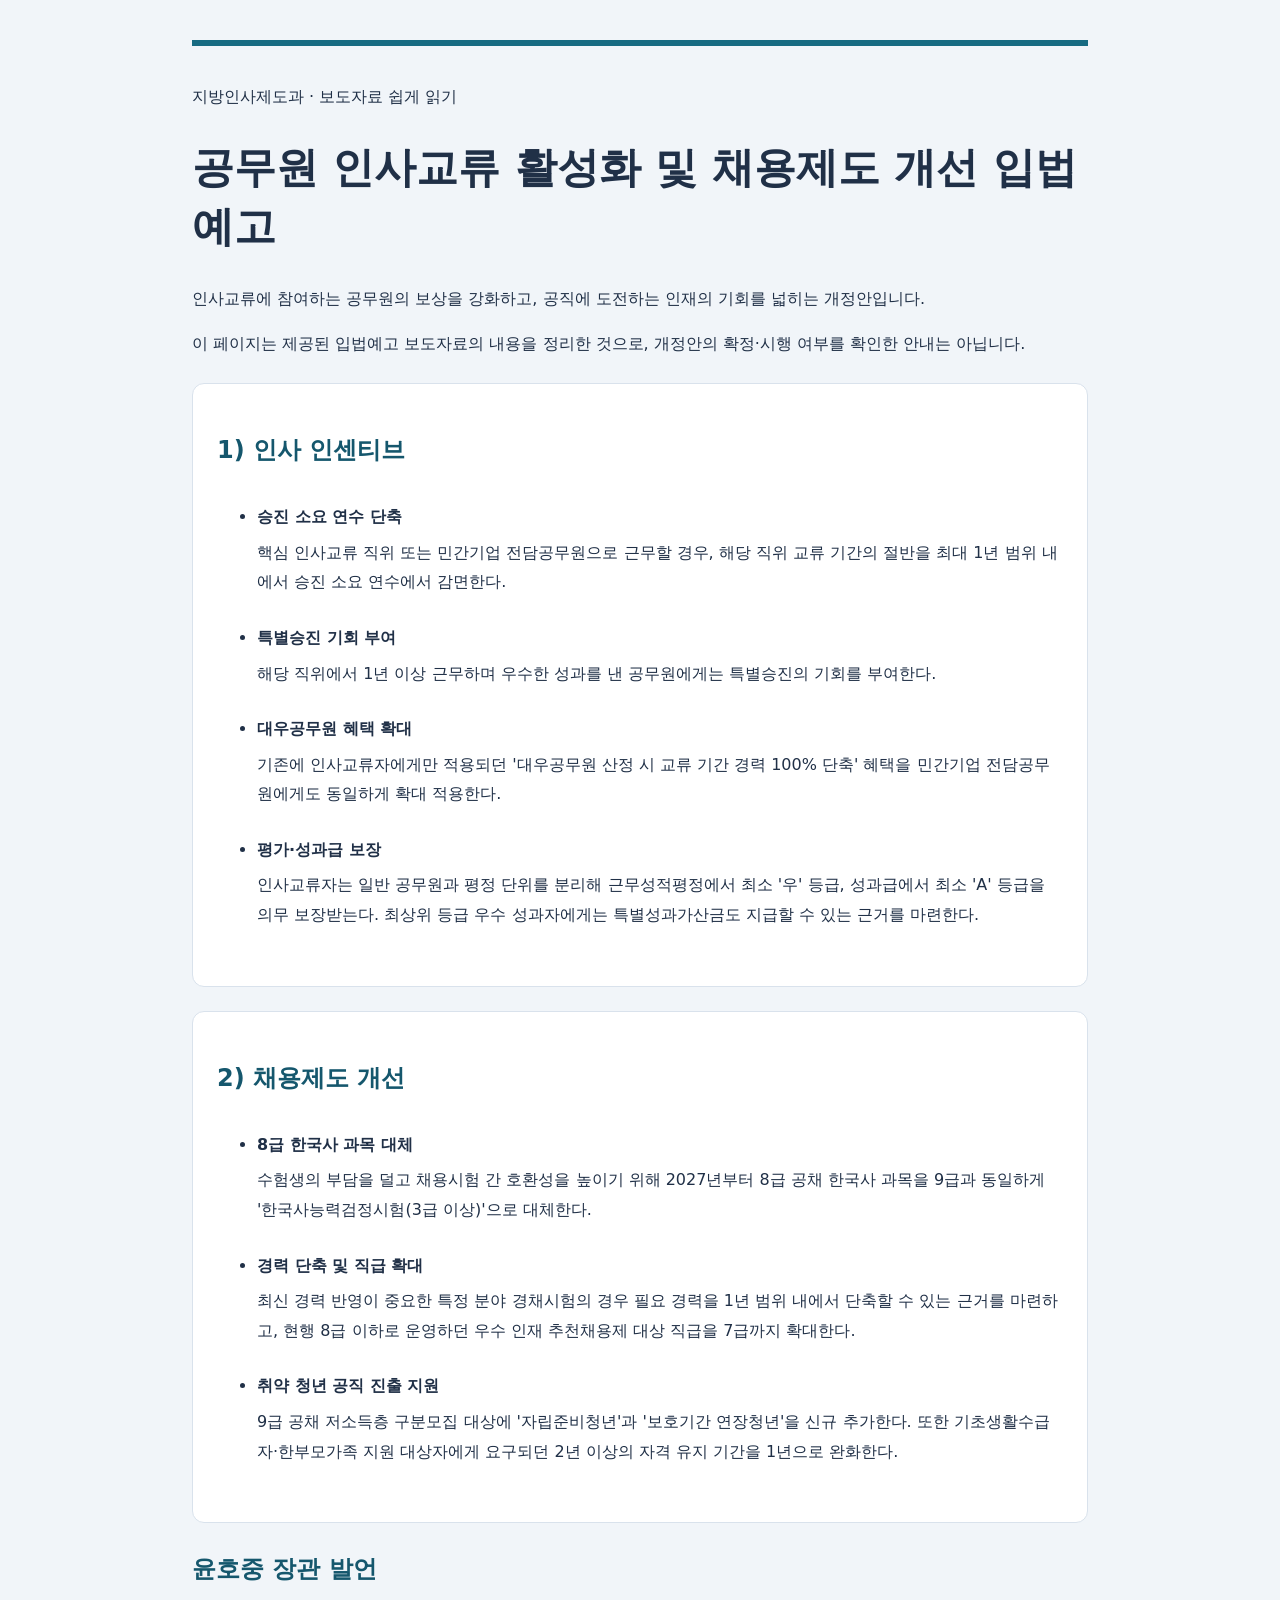
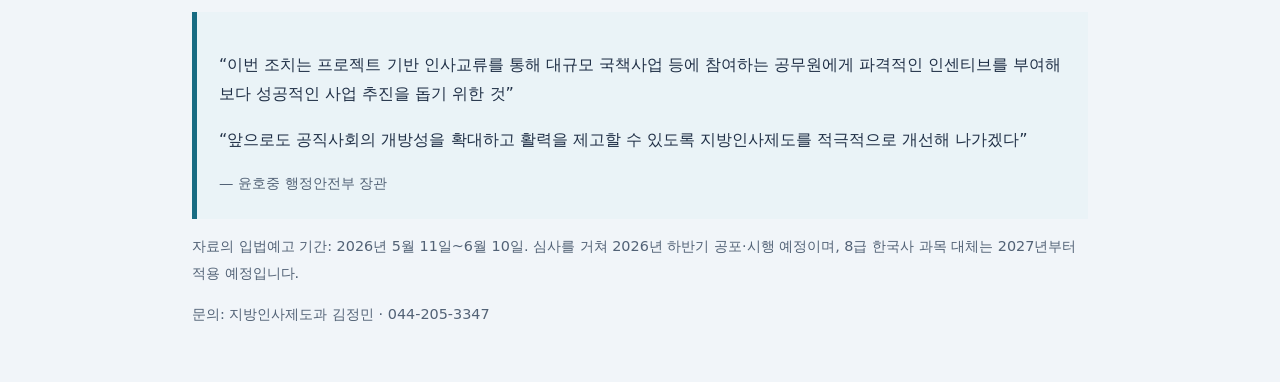
<file: index.html>
<!DOCTYPE html><html lang="ko"><head><meta charset="UTF-8"><meta name="viewport" content="width=device-width,initial-scale=1"><title>인사교류 활성화 및 채용제도 개선 안내</title><style>*{box-sizing:border-box}body{margin:0;background:#f1f5f9;color:#203047;font-family:system-ui,"Malgun Gothic",sans-serif;line-height:1.85}main{max-width:940px;margin:auto;padding:40px 22px}header{border-top:6px solid #176b82;padding-top:20px}h1{font-size:clamp(1.8rem,4.5vw,2.6rem);line-height:1.4}h2{color:#15576d}section{background:#fff;padding:24px;margin:24px 0;border-radius:12px;border:1px solid #d9e2ec}li{padding:10px 0}li p{margin:6px 0}blockquote{margin:0;padding:22px;background:#eaf3f7;border-left:5px solid #176b82}footer{color:#526276;font-size:.9rem}</style></head><body><main><header><p>지방인사제도과 · 보도자료 쉽게 읽기</p><h1>공무원 인사교류 활성화 및 채용제도 개선 입법예고</h1><p>인사교류에 참여하는 공무원의 보상을 강화하고, 공직에 도전하는 인재의 기회를 넓히는 개정안입니다.</p><p>이 페이지는 제공된 입법예고 보도자료의 내용을 정리한 것으로, 개정안의 확정·시행 여부를 확인한 안내는 아닙니다.</p></header><section><h2>1) 인사 인센티브</h2><ul><li><strong>승진 소요 연수 단축</strong><p>핵심 인사교류 직위 또는 민간기업 전담공무원으로 근무할 경우, 해당 직위 교류 기간의 절반을 최대 1년 범위 내에서 승진 소요 연수에서 감면한다.</p></li><li><strong>특별승진 기회 부여</strong><p>해당 직위에서 1년 이상 근무하며 우수한 성과를 낸 공무원에게는 특별승진의 기회를 부여한다.</p></li><li><strong>대우공무원 혜택 확대</strong><p>기존에 인사교류자에게만 적용되던 &#x27;대우공무원 산정 시 교류 기간 경력 100% 단축&#x27; 혜택을 민간기업 전담공무원에게도 동일하게 확대 적용한다.</p></li><li><strong>평가·성과급 보장</strong><p>인사교류자는 일반 공무원과 평정 단위를 분리해 근무성적평정에서 최소 &#x27;우&#x27; 등급, 성과급에서 최소 &#x27;A&#x27; 등급을 의무 보장받는다. 최상위 등급 우수 성과자에게는 특별성과가산금도 지급할 수 있는 근거를 마련한다.</p></li></ul></section><section><h2>2) 채용제도 개선</h2><ul><li><strong>8급 한국사 과목 대체</strong><p>수험생의 부담을 덜고 채용시험 간 호환성을 높이기 위해 2027년부터 8급 공채 한국사 과목을 9급과 동일하게 &#x27;한국사능력검정시험(3급 이상)&#x27;으로 대체한다.</p></li><li><strong>경력 단축 및 직급 확대</strong><p>최신 경력 반영이 중요한 특정 분야 경채시험의 경우 필요 경력을 1년 범위 내에서 단축할 수 있는 근거를 마련하고, 현행 8급 이하로 운영하던 우수 인재 추천채용제 대상 직급을 7급까지 확대한다.</p></li><li><strong>취약 청년 공직 진출 지원</strong><p>9급 공채 저소득층 구분모집 대상에 &#x27;자립준비청년&#x27;과 &#x27;보호기간 연장청년&#x27;을 신규 추가한다. 또한 기초생활수급자·한부모가족 지원 대상자에게 요구되던 2년 이상의 자격 유지 기간을 1년으로 완화한다.</p></li></ul></section><aside><h2>윤호중 장관 발언</h2><blockquote><p>“이번 조치는 프로젝트 기반 인사교류를 통해 대규모 국책사업 등에 참여하는 공무원에게 파격적인 인센티브를 부여해 보다 성공적인 사업 추진을 돕기 위한 것”</p><p>“앞으로도 공직사회의 개방성을 확대하고 활력을 제고할 수 있도록 지방인사제도를 적극적으로 개선해 나가겠다”</p><footer>— 윤호중 행정안전부 장관</footer></blockquote></aside><footer><p>자료의 입법예고 기간: 2026년 5월 11일~6월 10일. 심사를 거쳐 2026년 하반기 공포·시행 예정이며, 8급 한국사 과목 대체는 2027년부터 적용 예정입니다.</p><p>문의: 지방인사제도과 김정민 · 044-205-3347</p></footer></main></body></html>
</file>
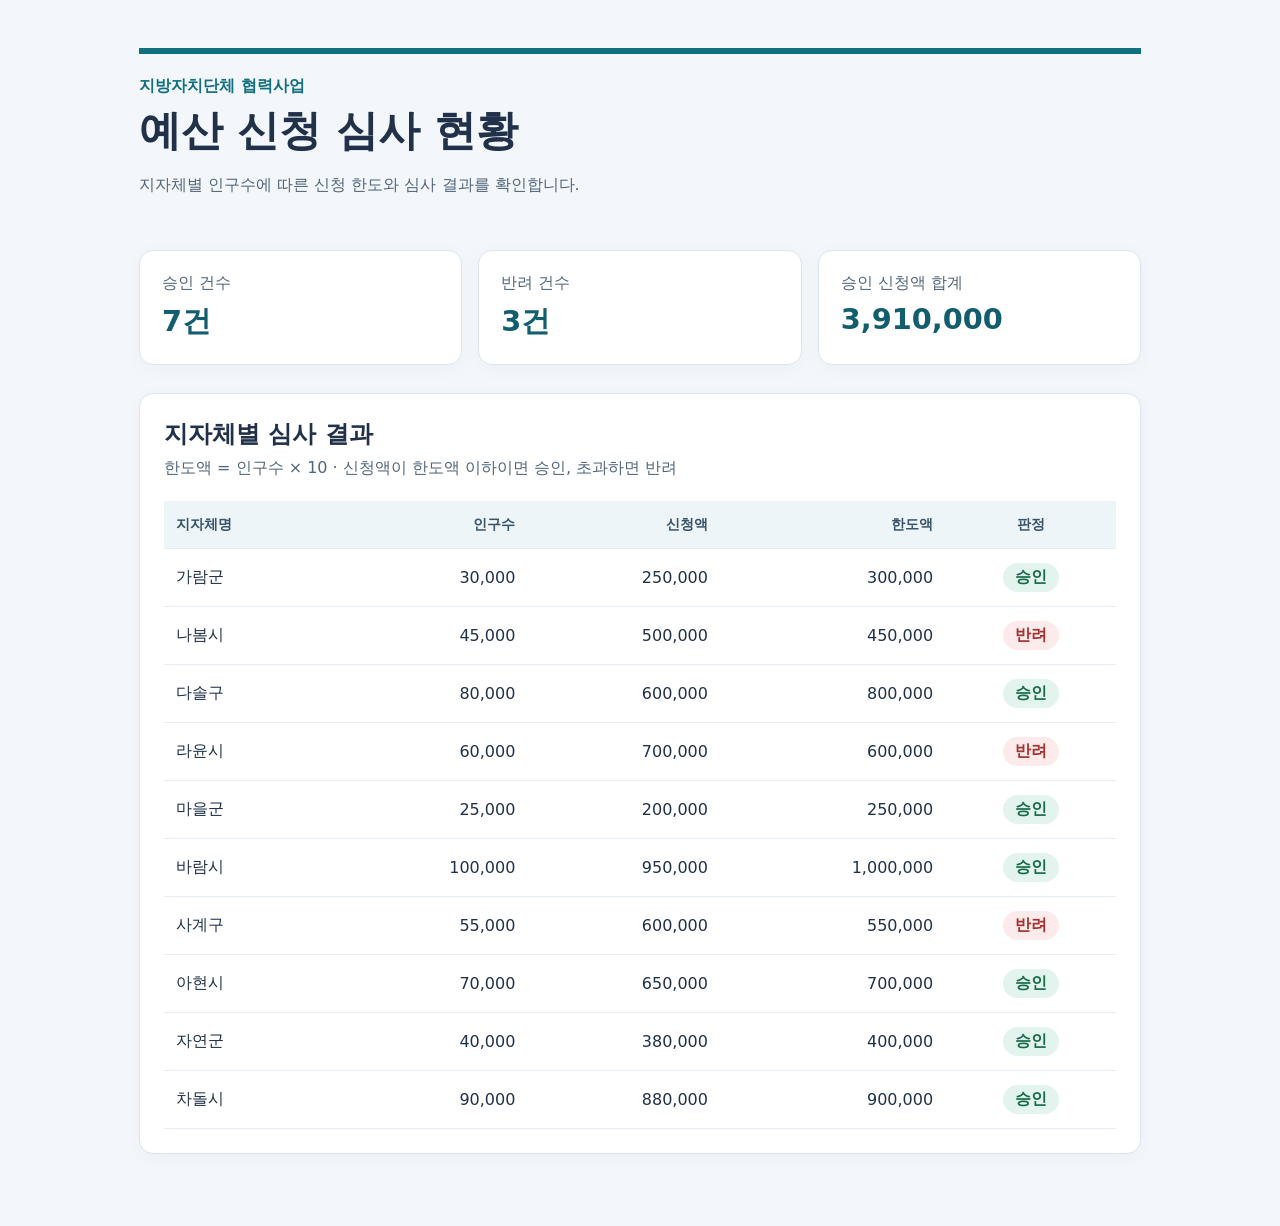
<file: cooperation-budget-20261027/index.html>
<!doctype html>
<html lang="ko"><head><meta charset="utf-8"><meta name="viewport" content="width=device-width, initial-scale=1"><title>지자체 협력사업 예산 심사</title><link rel="stylesheet" href="style.css"><script src="app.js" defer></script></head>
<body><main><header><p class="eyebrow">지방자치단체 협력사업</p><h1>예산 신청 심사 현황</h1><p>지자체별 인구수에 따른 신청 한도와 심사 결과를 확인합니다.</p></header><section aria-label="심사 결과 요약" class="summary"><article><span>승인 건수</span><strong id="approved">—</strong></article><article><span>반려 건수</span><strong id="rejected">—</strong></article><article><span>승인 신청액 합계</span><strong id="approved-total">—</strong></article></section><section class="panel"><h2>지자체별 심사 결과</h2><p class="guide">한도액 = 인구수 × 10 · 신청액이 한도액 이하이면 승인, 초과하면 반려</p><div class="scroll"><table><caption>지자체 10곳의 인구수, 신청액, 한도액 및 판정</caption><thead><tr><th scope="col">지자체명</th><th scope="col">인구수</th><th scope="col">신청액</th><th scope="col">한도액</th><th scope="col">판정</th></tr></thead><tbody id="results"></tbody></table></div><noscript>결과를 보려면 브라우저에서 JavaScript를 허용해주세요.</noscript></section></main></body></html>
</file>
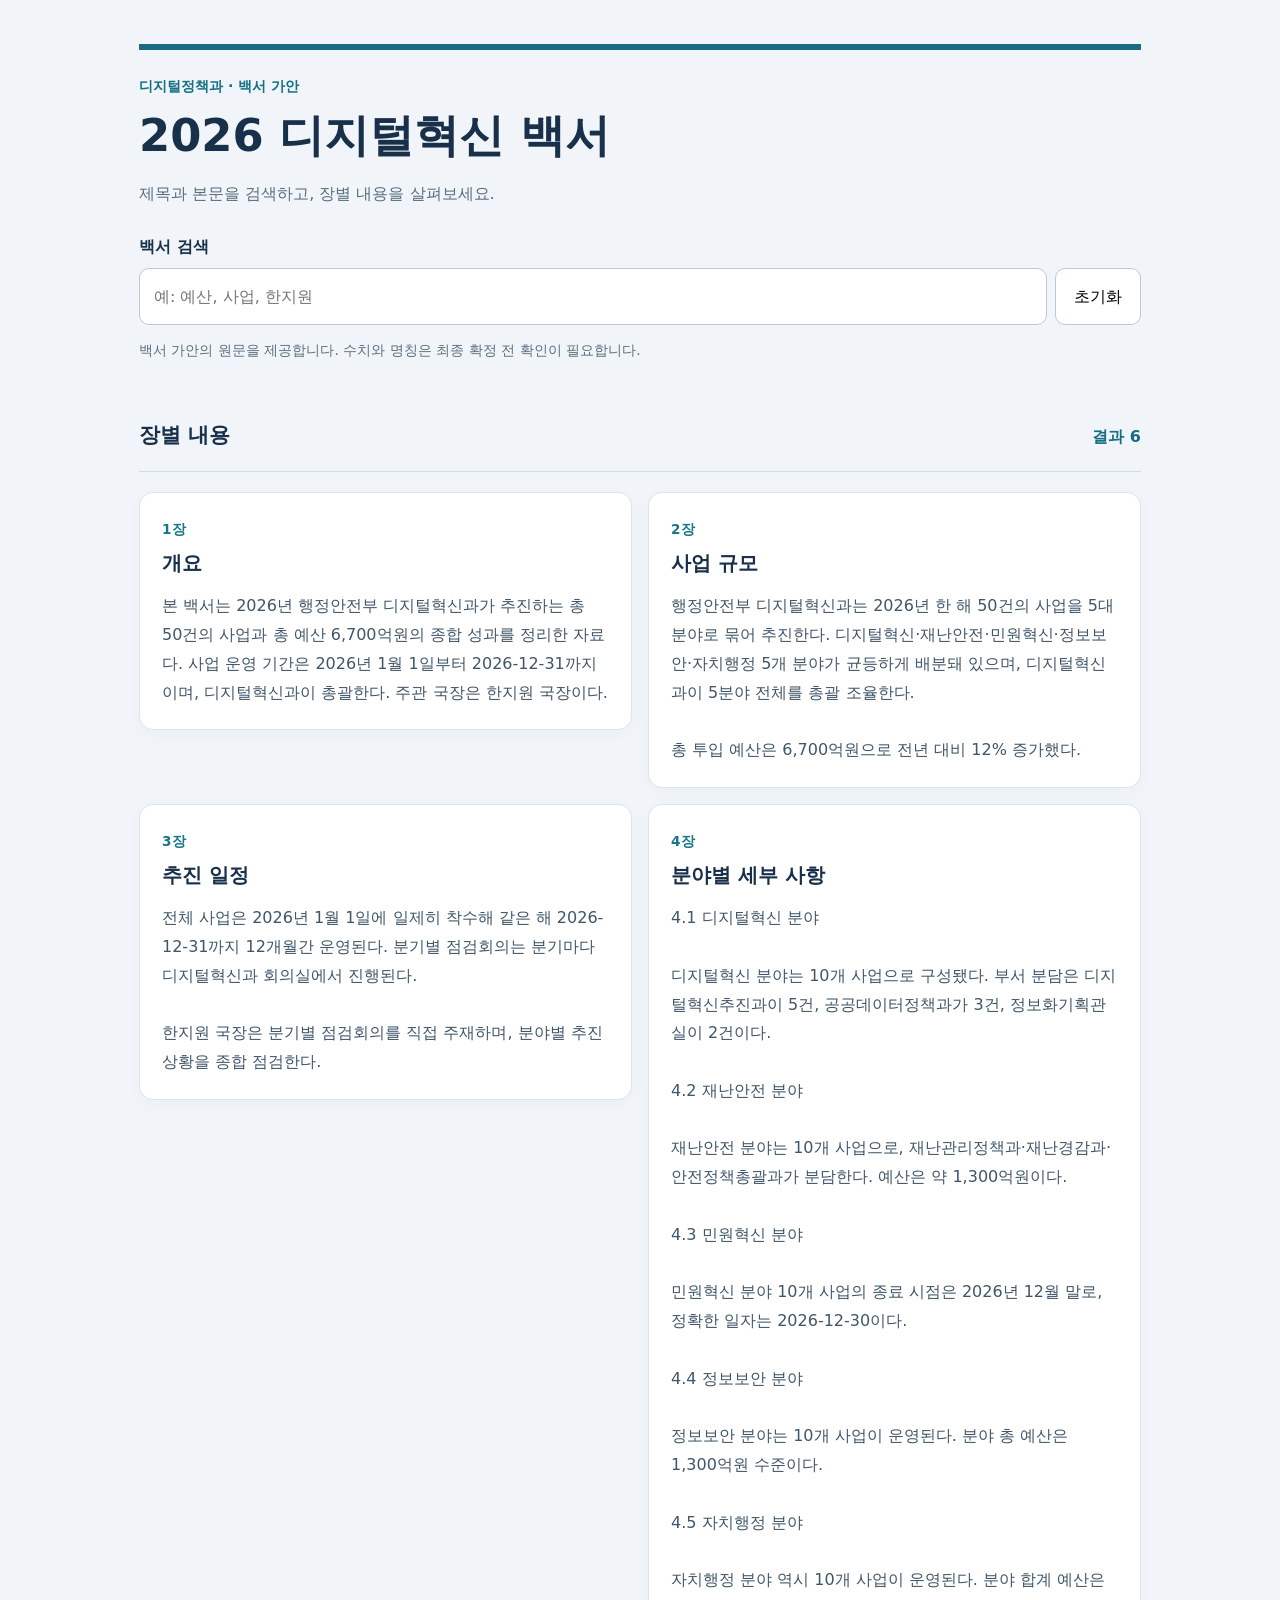
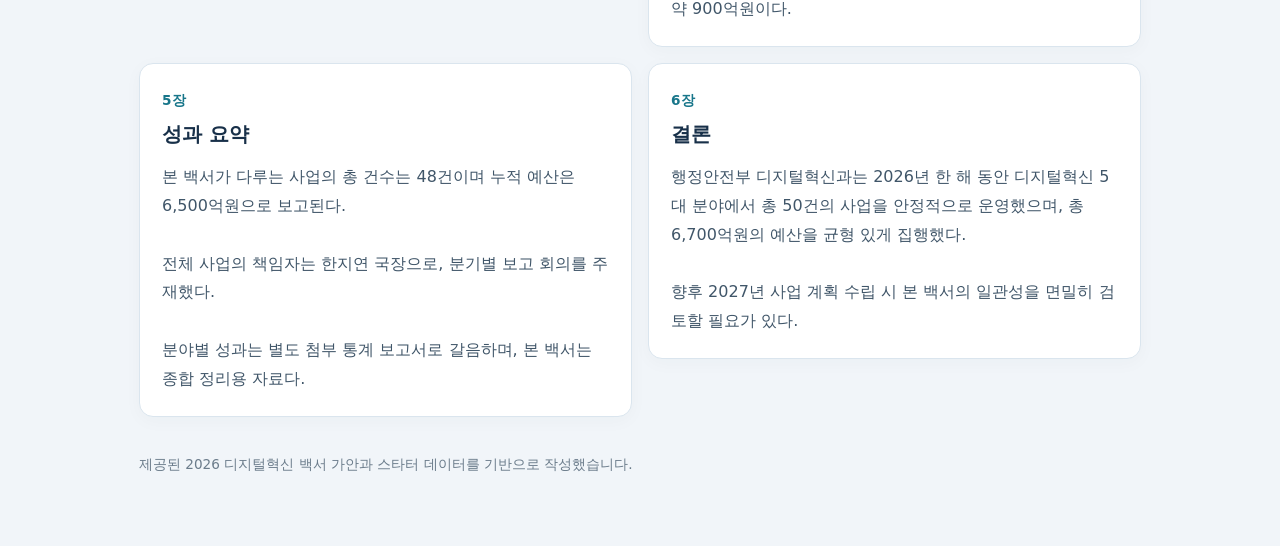
<file: digital-whitepaper-20261027/index.html>
<!doctype html><html lang="ko"><head><meta charset="utf-8"><meta name="viewport" content="width=device-width,initial-scale=1"><title>2026 디지털혁신 백서 검색</title><link rel="stylesheet" href="style.css"><script src="데이터.js" defer></script><script src="app.js" defer></script></head><body><main><header><p class="eyebrow">디지털정책과 · 백서 가안</p><h1>2026 디지털혁신 백서</h1><p class="subtitle">제목과 본문을 검색하고, 장별 내용을 살펴보세요.</p><label for="q">백서 검색</label><div class="search"><input id="q" type="search" placeholder="예: 예산, 사업, 한지원" autocomplete="off"><button id="clear" type="button">초기화</button></div><p class="notice">백서 가안의 원문을 제공합니다. 수치와 명칭은 최종 확정 전 확인이 필요합니다.</p></header><div class="list-head"><h2>장별 내용</h2><p id="count" aria-live="polite"></p></div><section id="list" class="cards" aria-label="백서 검색 결과"></section><noscript>백서를 보려면 JavaScript를 켜주세요.</noscript><footer>제공된 2026 디지털혁신 백서 가안과 스타터 데이터를 기반으로 작성했습니다.</footer></main></body></html>
</file>
<file: cooperation-budget-20261027/style.css>
:root{font-family:system-ui,"Malgun Gothic",sans-serif;color:#203149;background:#f3f6fa}*{box-sizing:border-box}body{margin:0}main{max-width:1050px;margin:auto;padding:48px 24px 72px}header{border-top:6px solid #117080;padding:22px 0}.eyebrow{color:#117080;font-weight:700;margin:0}h1{font-size:clamp(1.8rem,4vw,2.6rem);margin:.4rem 0}header p,.guide{color:#52667a}.summary{display:grid;grid-template-columns:repeat(3,1fr);gap:16px;margin:16px 0 28px}.summary article,.panel{background:#fff;border:1px solid #dce5ee;border-radius:14px;box-shadow:0 4px 20px #102c4408}.summary article{padding:22px}.summary span{display:block;color:#52667a}.summary strong{display:block;font-size:1.8rem;color:#125d6e;margin-top:8px}.panel{padding:24px}h2{margin:0}.guide{margin:8px 0 22px}.scroll{overflow-x:auto}table{width:100%;border-collapse:collapse;text-align:right;min-width:620px}caption{position:absolute;width:1px;height:1px;overflow:hidden;clip-path:inset(50%)}th,td{padding:14px 12px;border-bottom:1px solid #e5edf3}th{background:#eef5f8;color:#39546a;font-size:.9rem}th:first-child,td:first-child{text-align:left}th:last-child,td:last-child{text-align:center}.badge{display:inline-block;padding:4px 12px;border-radius:20px;font-weight:700}.yes{background:#e3f4ee;color:#176c4a}.no{background:#fcebea;color:#a33232}@media(max-width:620px){main{padding:24px 16px}.summary{grid-template-columns:1fr;gap:10px}.summary article{padding:14px 18px}.summary strong{font-size:1.4rem}.panel{padding:18px}}
</file>
<file: digital-whitepaper-20261027/style.css>
*{box-sizing:border-box}body{margin:0;background:#f1f5f9;color:#183049;font:16px/1.7 system-ui,'Malgun Gothic',sans-serif}main{max-width:1050px;margin:auto;padding:44px 24px 70px}header{border-top:6px solid #176e82;padding:24px 0}.eyebrow{font-size:.9rem;color:#137185;font-weight:700;margin:0}h1{font-size:clamp(2rem,5vw,2.8rem);line-height:1.25;margin:10px 0}.subtitle{color:#586d7f}label{display:block;font-weight:700;margin-top:25px}.search{display:flex;gap:8px;margin-top:8px}input{flex:1;min-width:0;border:1px solid #b9cad6;border-radius:10px;background:#fff;padding:14px;font:inherit}input:focus{outline:3px solid #94d0db;outline-offset:1px}button{border:1px solid #b9cad6;background:#fff;border-radius:10px;padding:0 18px;font:inherit;cursor:pointer}.notice{font-size:.88rem;color:#5d6f7e}.list-head{display:flex;align-items:baseline;justify-content:space-between;border-bottom:1px solid #cedde7;margin-bottom:20px}.list-head h2{font-size:1.3rem}.list-head p{color:#176e82;font-weight:700}.cards{display:grid;grid-template-columns:repeat(2,minmax(0,1fr));align-items:start;gap:16px}.card{background:#fff;border:1px solid #dae5ee;border-radius:14px;padding:22px;box-shadow:0 4px 18px #16344a08}.label{color:#18768a;font-size:.85rem;font-weight:700;letter-spacing:.03em}.card h3{margin:4px 0 12px;font-size:1.25rem}.body{white-space:pre-wrap;overflow-wrap:anywhere;color:#405669;line-height:1.8}.empty{grid-column:1/-1;padding:35px;text-align:center;color:#5d6f7e}footer{margin-top:36px;color:#6b7c8b;font-size:.85rem}@media(max-width:680px){main{padding:24px 16px}.cards{grid-template-columns:1fr}.card{padding:18px}}
</file>
